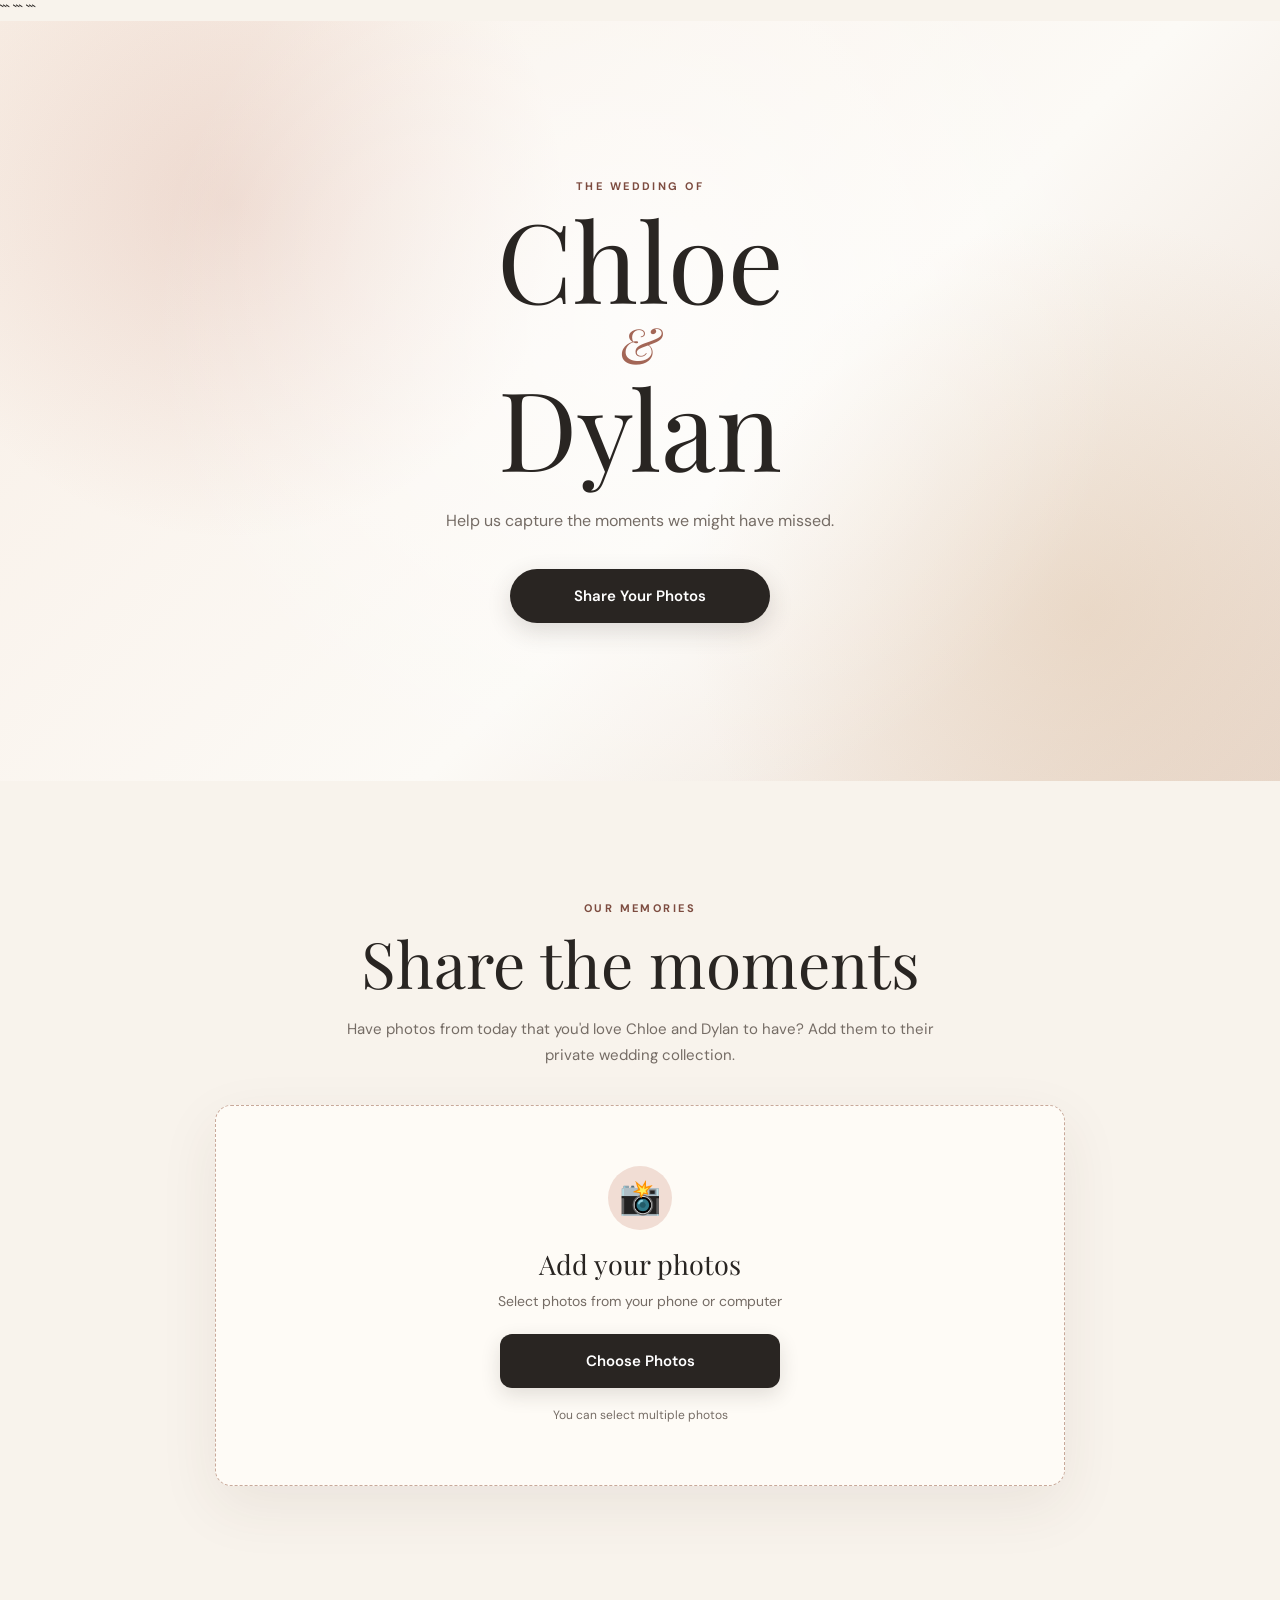
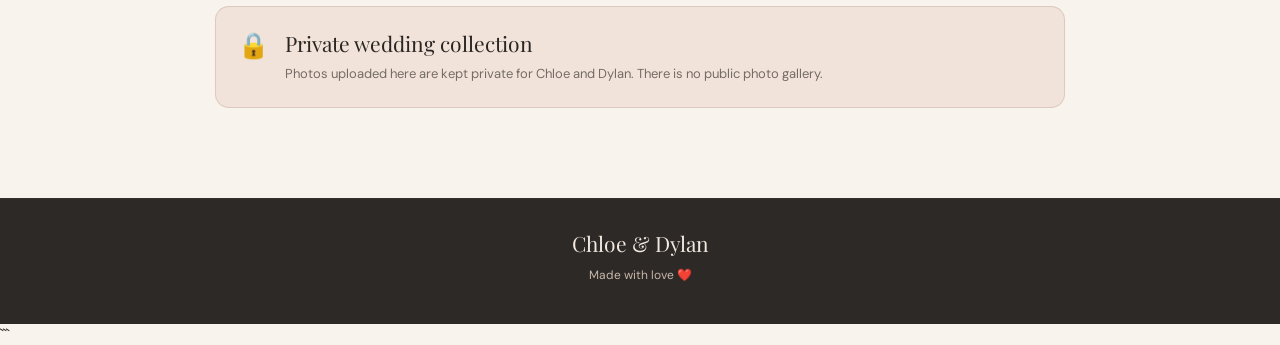
<file: Index.html>
<!DOCTYPE html>

<html lang="en">
<head>
    <meta charset="UTF-8">

```
<meta
    name="viewport"
    content="width=device-width, initial-scale=1.0"
>

<meta
    name="description"
    content="Share your favorite memories from Chloe and Dylan's wedding."
>

<title>Chloe & Dylan | Wedding Memories</title>

<link rel="stylesheet" href="style.css">
```

</head>

<body>

```
<main class="page">

    <!-- HERO -->
    <section class="hero">

        <div class="hero-overlay"></div>

        <div class="hero-content">

            <p class="eyebrow">THE WEDDING OF</p>

            <h1>
                Chloe
                <span>&amp;</span>
                Dylan
            </h1>

            <p class="hero-subtitle">
                Help us capture the moments we might have missed.
            </p>

            <a href="#upload" class="hero-button">
                Share Your Photos
            </a>

        </div>

    </section>


    <!-- UPLOAD SECTION -->
    <section class="upload-section" id="upload">

        <div class="section-content">

            <p class="section-label">OUR MEMORIES</p>

            <h2>
                Share the moments
            </h2>

            <p class="section-description">
                Have photos from today that you'd love Chloe and
                Dylan to have? Add them to their private wedding
                collection.
            </p>


            <!-- PHOTO PICKER -->
            <div class="upload-box" id="uploadBox">

                <div class="upload-icon">
                    📸
                </div>

                <h3>
                    Add your photos
                </h3>

                <p>
                    Select photos from your phone or computer
                </p>

                <label
                    for="photoInput"
                    class="choose-button"
                >
                    Choose Photos
                </label>

                <input
                    type="file"
                    id="photoInput"
                    accept="image/*"
                    multiple
                    hidden
                >

                <p class="upload-limit">
                    You can select multiple photos
                </p>

            </div>


            <!-- PREVIEW AREA -->
            <div
                class="preview-section"
                id="previewSection"
                hidden
            >

                <div class="preview-header">

                    <h3>
                        Your Photos
                    </h3>

                    <span id="photoCount">
                        0 photos
                    </span>

                </div>

                <div
                    class="preview-grid"
                    id="previewGrid"
                ></div>


                <button
                    class="submit-button"
                    id="submitButton"
                    type="button"
                >
                    Send Photos
                </button>

                <p class="privacy-note">
                    🔒 Your photos are sent to Chloe and Dylan's
                    private collection. Guests cannot view the
                    collection.
                </p>

            </div>


            <!-- SUCCESS MESSAGE -->
            <div
                class="success-message"
                id="successMessage"
                hidden
            >

                <div class="success-icon">
                    ✓
                </div>

                <h2>
                    Photos sent!
                </h2>

                <p>
                    Thank you for helping Chloe and Dylan remember
                    their special day. ❤️
                </p>

                <button
                    class="secondary-button"
                    id="addMoreButton"
                    type="button"
                >
                    Add More Photos
                </button>

            </div>

        </div>

    </section>


    <!-- PRIVACY SECTION -->
    <section class="privacy-section">

        <div class="privacy-card">

            <div class="lock-icon">
                🔒
            </div>

            <div>

                <h3>
                    Private wedding collection
                </h3>

                <p>
                    Photos uploaded here are kept private for
                    Chloe and Dylan. There is no public photo
                    gallery.
                </p>

            </div>

        </div>

    </section>


    <!-- FOOTER -->
    <footer>

        <p>
            Chloe &amp; Dylan
        </p>

        <span>
            Made with love ❤️
        </span>

    </footer>

</main>


<script src="script.js"></script>
```

</body>
</html>
</file>
<file: style.css>
@import url('https://fonts.googleapis.com/css2?family=DM+Sans:wght@400;500;600;700&family=Playfair+Display:ital,wght@0,400;0,500;1,400&display=swap');

:root {
    --ink: #292522;
    --muted: #756c65;
    --clay: #a36656;
    --clay-dark: #7d4c40;
    --cream: #f8f3ec;
    --paper: #fffdf9;
    --line: rgba(111, 76, 61, 0.17);
}

/* =========================================
   CHLOE & DYLAN — GUEST WEDDING SITE
   Mobile-first responsive design
========================================= */

* {
    box-sizing: border-box;
}

html {
    scroll-behavior: smooth;
}

body {
    margin: 0;
    background: var(--cream);
    color: var(--ink);
    font-family:
        "DM Sans",
        Arial,
        sans-serif;
}

button,
input,
label {
    font: inherit;
}

button,
label {
    -webkit-tap-highlight-color: transparent;
}

.page {
    width: 100%;
    overflow-x: hidden;
}


/* =========================================
   HERO
========================================= */

.hero {
    position: relative;

    min-height: 100svh;

    display: flex;
    align-items: center;
    justify-content: center;

    padding: 40px 20px;

    background:
        radial-gradient(circle at 18% 24%, rgba(190, 117, 96, 0.2), transparent 28%),
        radial-gradient(circle at 85% 78%, rgba(215, 180, 142, 0.3), transparent 32%),
        linear-gradient(135deg, #f8eee5 0%, #fcfaf6 58%, #eadbd0 100%);
}

.hero-overlay {
    position: absolute;
    inset: 0;

    background:
        radial-gradient(circle at 50% 40%,
            rgba(255, 255, 255, 0.65),
            transparent 62%);
}

.hero-content {
    position: relative;
    z-index: 1;

    width: 100%;
    max-width: 700px;

    text-align: center;
}

.eyebrow,
.section-label {
    margin: 0 0 14px;

    font-size: 11px;
    font-weight: 700;
    letter-spacing: 0.22em;

    color: var(--clay-dark);
}

.hero h1 {
    margin: 0;

    font-family:
        "Playfair Display",
        Georgia,
        serif;

    font-size: clamp(52px, 16vw, 110px);
    line-height: 0.95;
    font-weight: 400;
}

.hero h1 span {
    display: block;

    margin: 8px 0;

    font-size: 0.45em;
    font-style: italic;

    color: var(--clay);
}

.hero-subtitle {
    max-width: 480px;

    margin: 28px auto 34px;

    font-size: 16px;
    line-height: 1.7;

    color: var(--muted);
}

.hero-button {
    display: inline-flex;
    align-items: center;
    justify-content: center;

    min-height: 54px;
    width: min(100%, 260px);

    padding: 15px 24px;

    border-radius: 999px;

    background: var(--ink);
    color: #fff;

    text-decoration: none;

    font-size: 15px;
    font-weight: 600;

    box-shadow:
        0 8px 24px rgba(48, 42, 37, 0.16);

    transition:
        transform 0.2s ease,
        background 0.2s ease;
}

.hero-button:hover {
    background: var(--clay-dark);
    transform: translateY(-2px);
}

.hero-button:active {
    transform: scale(0.98);
}


/* =========================================
   UPLOAD SECTION
========================================= */

.upload-section {
    padding: 70px 16px;
}

.section-content {
    width: 100%;
    max-width: 850px;

    margin: 0 auto;

    text-align: center;
}

.section-content h2 {
    margin: 0;

    font-family:
        "Playfair Display",
        Georgia,
        serif;

    font-size: clamp(38px, 10vw, 64px);
    line-height: 1.05;
    font-weight: 400;
}

.section-description {
    max-width: 600px;

    margin: 20px auto 36px;

    color: var(--muted);

    font-size: 15px;
    line-height: 1.75;
}


/* =========================================
   UPLOAD BOX
========================================= */

.upload-box {
    width: 100%;

    padding: 38px 20px;

    border: 1.5px dashed #c8a99a;
    border-radius: 16px;

    background: rgba(255, 253, 249, 0.78);
    box-shadow: 0 20px 60px rgba(78, 48, 35, 0.08);

    transition:
        border-color 0.2s ease,
        background 0.2s ease;
}

.upload-box:hover {
    border-color: var(--clay);
    background: var(--paper);
}

.upload-icon {
    margin-bottom: 16px;

    width: 64px;
    height: 64px;
    display: inline-flex;
    align-items: center;
    justify-content: center;
    border-radius: 50%;
    background: #f1ddd4;
    color: var(--clay-dark);
    font-size: 34px;
}

.upload-box h3 {
    margin: 0 0 8px;

    font-family:
        "Playfair Display",
        Georgia,
        serif;

    font-size: 27px;
    font-weight: 400;
}

.upload-box p {
    margin: 0 0 22px;

    color: var(--muted);

    font-size: 14px;
    line-height: 1.6;
}

.choose-button {
    display: inline-flex;
    align-items: center;
    justify-content: center;

    width: 100%;
    max-width: 280px;

    min-height: 54px;

    padding: 15px 22px;

    border-radius: 12px;

    background: var(--ink);
    color: #fff;

    cursor: pointer;

    font-size: 15px;
    font-weight: 600;

    box-shadow:
        0 7px 20px rgba(48, 42, 37, 0.14);

    transition:
        transform 0.2s ease,
        background 0.2s ease;
}

.choose-button:hover {
    background: var(--clay-dark);
    transform: translateY(-1px);
}

.choose-button:active {
    transform: scale(0.98);
}

.upload-limit {
    margin-top: 18px !important;
    margin-bottom: 0 !important;

    font-size: 12px !important;
}


/* =========================================
   PREVIEW SECTION
========================================= */

.preview-section {
    width: 100%;

    margin-top: 28px;

    text-align: left;
}

.preview-header {
    display: flex;
    align-items: center;
    justify-content: space-between;

    gap: 15px;

    margin-bottom: 16px;
}

.preview-header h3 {
    margin: 0;

    font-family:
        "Playfair Display",
        Georgia,
        serif;

    font-size: 27px;
    font-weight: 400;
}

#photoCount {
    flex-shrink: 0;

    padding: 6px 10px;

    border-radius: 999px;

    background: #f0ddd4;

    color: var(--clay-dark);

    font-size: 12px;
    font-weight: 600;
}


/* =========================================
   PREVIEW GRID
========================================= */

.preview-grid {
    display: grid;

    grid-template-columns:
        repeat(2, minmax(0, 1fr));

    gap: 9px;
}

.preview-grid img {
    display: block;

    width: 100%;
    aspect-ratio: 1 / 1;

    object-fit: cover;

    border-radius: 9px;

    background: #e4d5ca;
    box-shadow: 0 8px 20px rgba(78, 48, 35, 0.09);
    transition: transform 0.35s ease, filter 0.35s ease;
}

.preview-grid img:hover {
    transform: translateY(-3px) scale(1.015);
    filter: saturate(1.08);
}


/* =========================================
   SEND BUTTON
========================================= */

.submit-button {
    display: flex;
    align-items: center;
    justify-content: center;

    width: 100%;

    min-height: 56px;

    margin-top: 20px;
    padding: 15px 20px;

    border: 0;
    border-radius: 13px;

    background: var(--ink);
    color: white;

    font-size: 15px;
    font-weight: 600;

    cursor: pointer;

    box-shadow:
        0 8px 22px rgba(48, 42, 37, 0.14);

    transition:
        background 0.2s ease,
        transform 0.2s ease;
}

.submit-button:hover {
    background: var(--clay-dark);
    transform: translateY(-1px);
}

.submit-button:active {
    transform: scale(0.99);
}

.submit-button:disabled {
    opacity: 0.55;
    cursor: not-allowed;
    transform: none;
}

.privacy-note {
    margin: 15px 5px 0;

    text-align: center;

    color: var(--muted);

    font-size: 12px;
    line-height: 1.6;
}


/* =========================================
   SUCCESS MESSAGE
========================================= */

.success-message {
    margin-top: 28px;
    padding: 40px 22px;

    border: 1px solid var(--line);
    border-radius: 16px;

    background: var(--paper);

    text-align: center;

    box-shadow:
        0 10px 35px rgba(60, 45, 30, 0.08);
}

.success-icon {
    width: 58px;
    height: 58px;

    display: flex;
    align-items: center;
    justify-content: center;

    margin: 0 auto 18px;

    border-radius: 50%;

    background: #e8eee7;

    color: #526451;

    font-size: 26px;
    font-weight: 700;
}

.success-message h2 {
    margin: 0 0 12px;

    font-family:
        "Playfair Display",
        Georgia,
        serif;

    font-size: 34px;
    font-weight: 400;
}

.success-message p {
    max-width: 420px;

    margin: 0 auto 24px;

    color: var(--muted);

    line-height: 1.7;
}

.secondary-button {
    min-height: 48px;

    padding: 12px 20px;

    border: 1px solid #cbb2a5;
    border-radius: 11px;

    background: transparent;
    color: var(--ink);

    font-weight: 600;

    cursor: pointer;
}


/* =========================================
   PRIVACY SECTION
========================================= */

.privacy-section {
    padding: 0 16px 60px;
}

.privacy-card {
    width: 100%;
    max-width: 850px;

    display: flex;
    align-items: flex-start;

    gap: 16px;

    margin: 0 auto;
    padding: 22px;

    border: 1px solid var(--line);
    border-radius: 14px;

    background: #f1e3da;
}

.lock-icon {
    flex-shrink: 0;

    font-size: 25px;
}

.privacy-card h3 {
    margin: 0 0 6px;

    font-family:
        "Playfair Display",
        Georgia,
        serif;

    font-size: 21px;
    font-weight: 400;
}

.privacy-card p {
    margin: 0;

    color: var(--muted);

    font-size: 13px;
    line-height: 1.65;
}


/* =========================================
   FOOTER
========================================= */

footer {
    padding: 30px 20px 40px;

    text-align: center;

    border-top: 1px solid var(--line);
    background: #2d2926;
    color: #f2e8df;
}

footer p {
    margin: 0 0 6px;

    font-family:
        "Playfair Display",
        Georgia,
        serif;

    font-size: 21px;
}

footer span {
    color: #c8b7ab;

    font-size: 12px;
}


/* =========================================
   TABLET
========================================= */

@media (min-width: 600px) {

    .upload-section {
        padding: 90px 24px;
    }

    .upload-box {
        padding: 50px 35px;
    }

    .preview-grid {
        grid-template-columns:
            repeat(3, minmax(0, 1fr));

        gap: 12px;
    }

    .privacy-section {
        padding-left: 24px;
        padding-right: 24px;
    }
}


/* =========================================
   DESKTOP
========================================= */

@media (min-width: 900px) {

    .hero {
        min-height: 760px;
    }

    .upload-section {
        padding-top: 120px;
        padding-bottom: 120px;
    }

    .upload-box {
        padding: 60px;
    }

    .preview-grid {
        grid-template-columns:
            repeat(4, minmax(0, 1fr));

        gap: 14px;
    }

    .privacy-section {
        padding-bottom: 90px;
    }
}


/* =========================================
   REDUCED MOTION
========================================= */

@media (prefers-reduced-motion: reduce) {

    html {
        scroll-behavior: auto;
    }

    *,
    *::before,
    *::after {
        transition: none !important;
        animation: none !important;
    }
}

button:focus-visible,
a:focus-visible,
label:focus-visible {
    outline: 3px solid rgba(163, 102, 86, 0.35);
    outline-offset: 3px;
}
</file>
